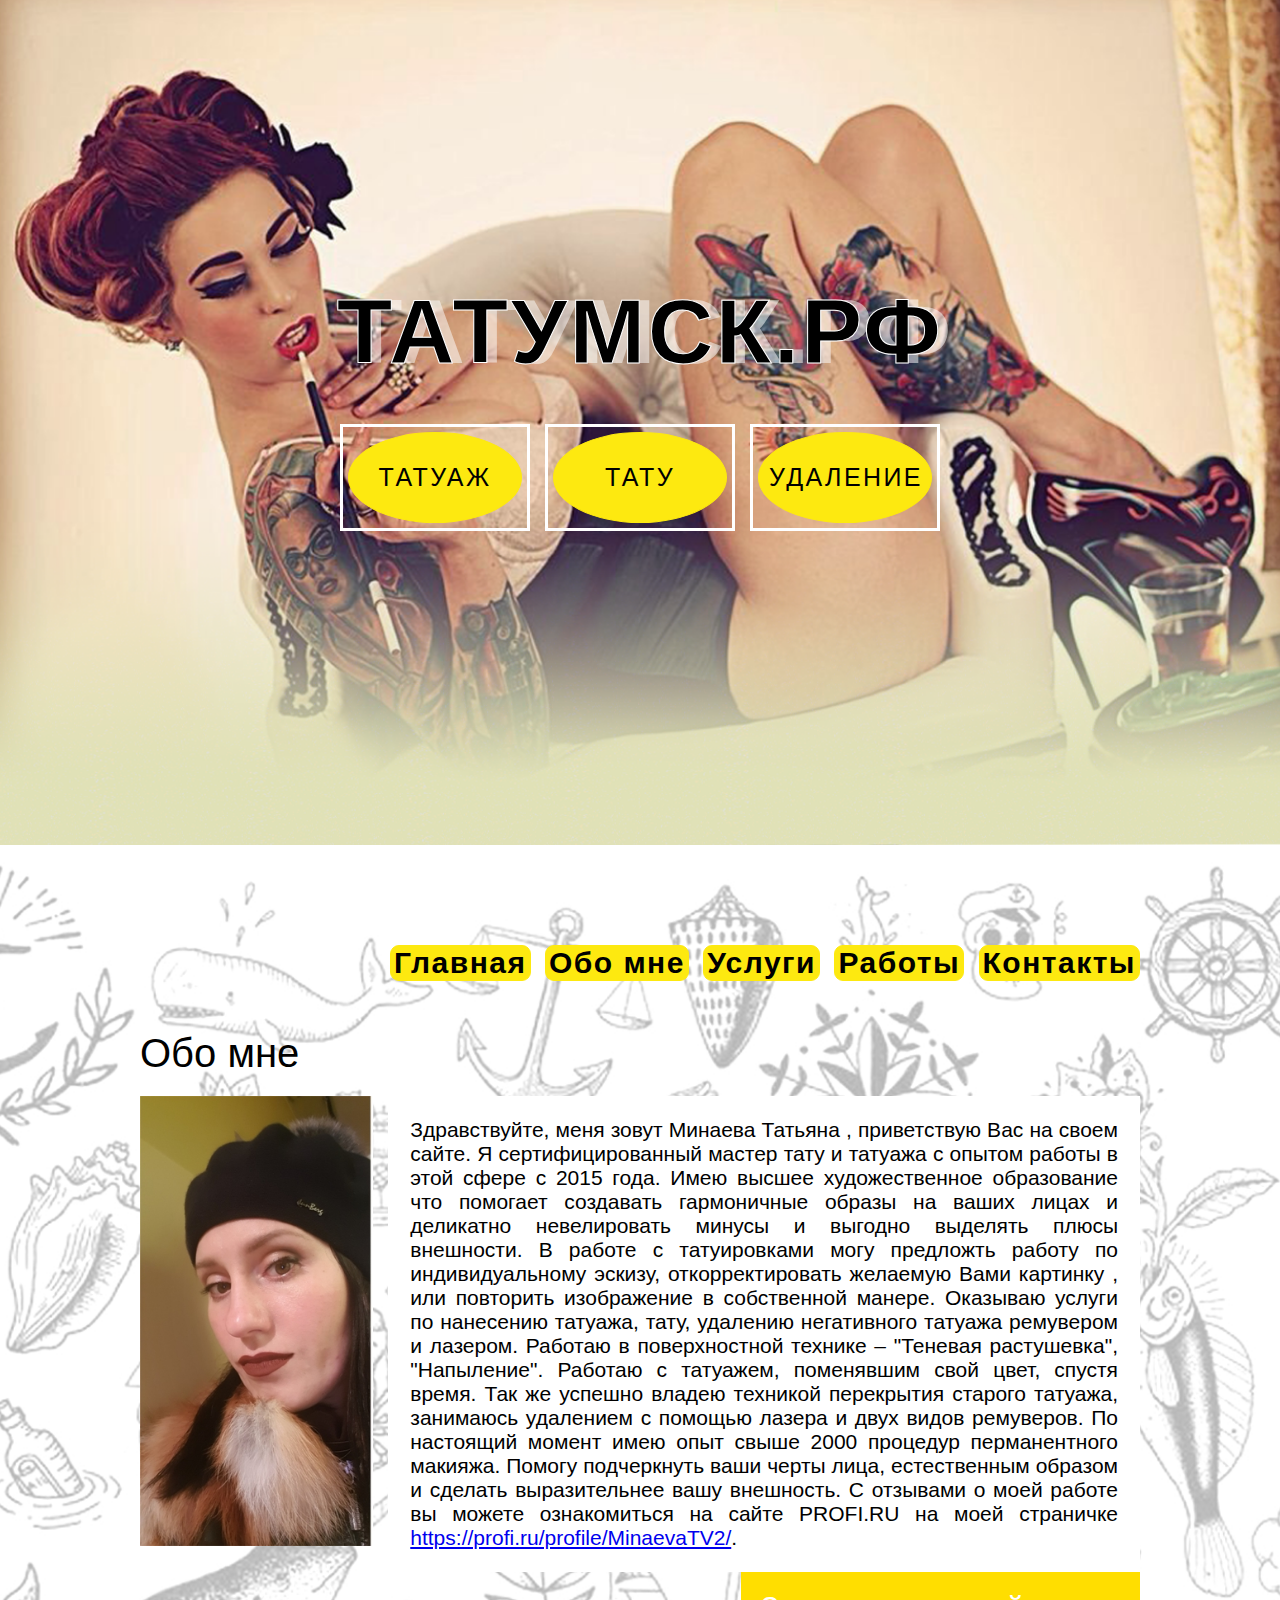
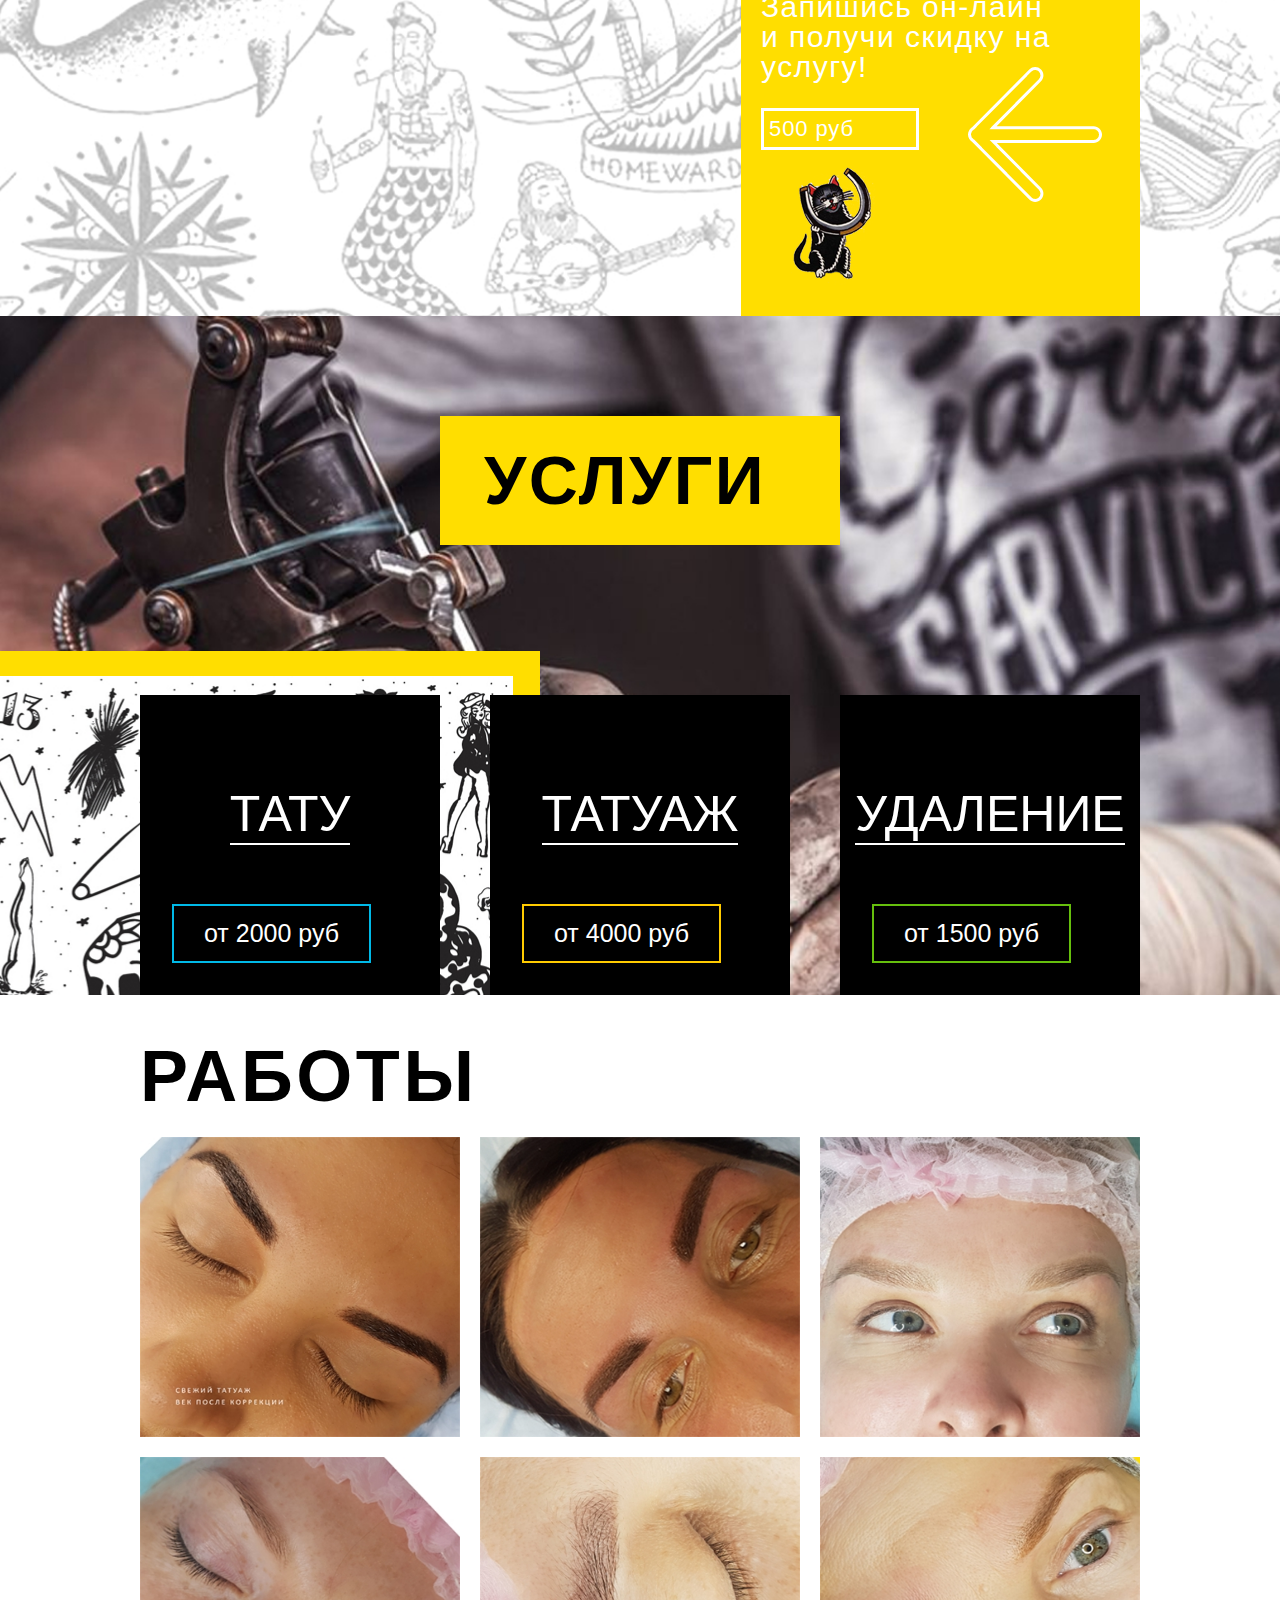
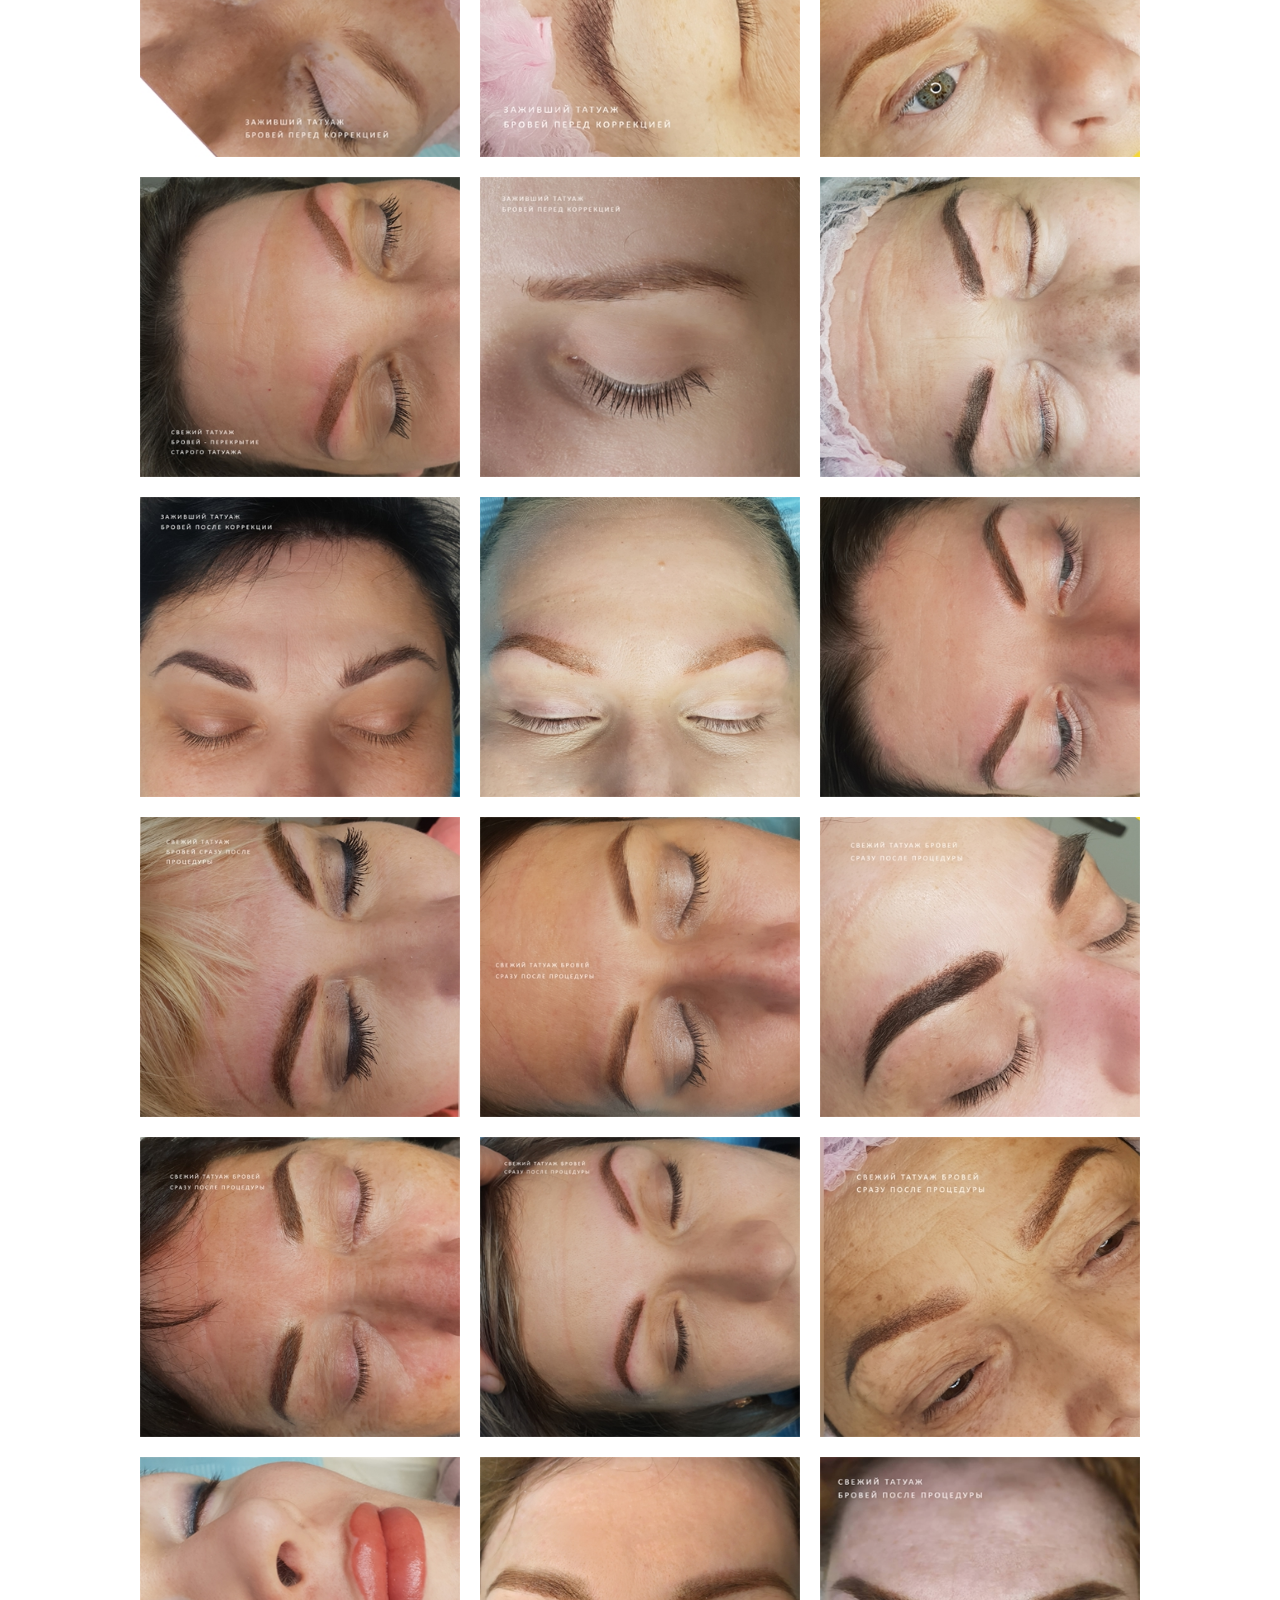
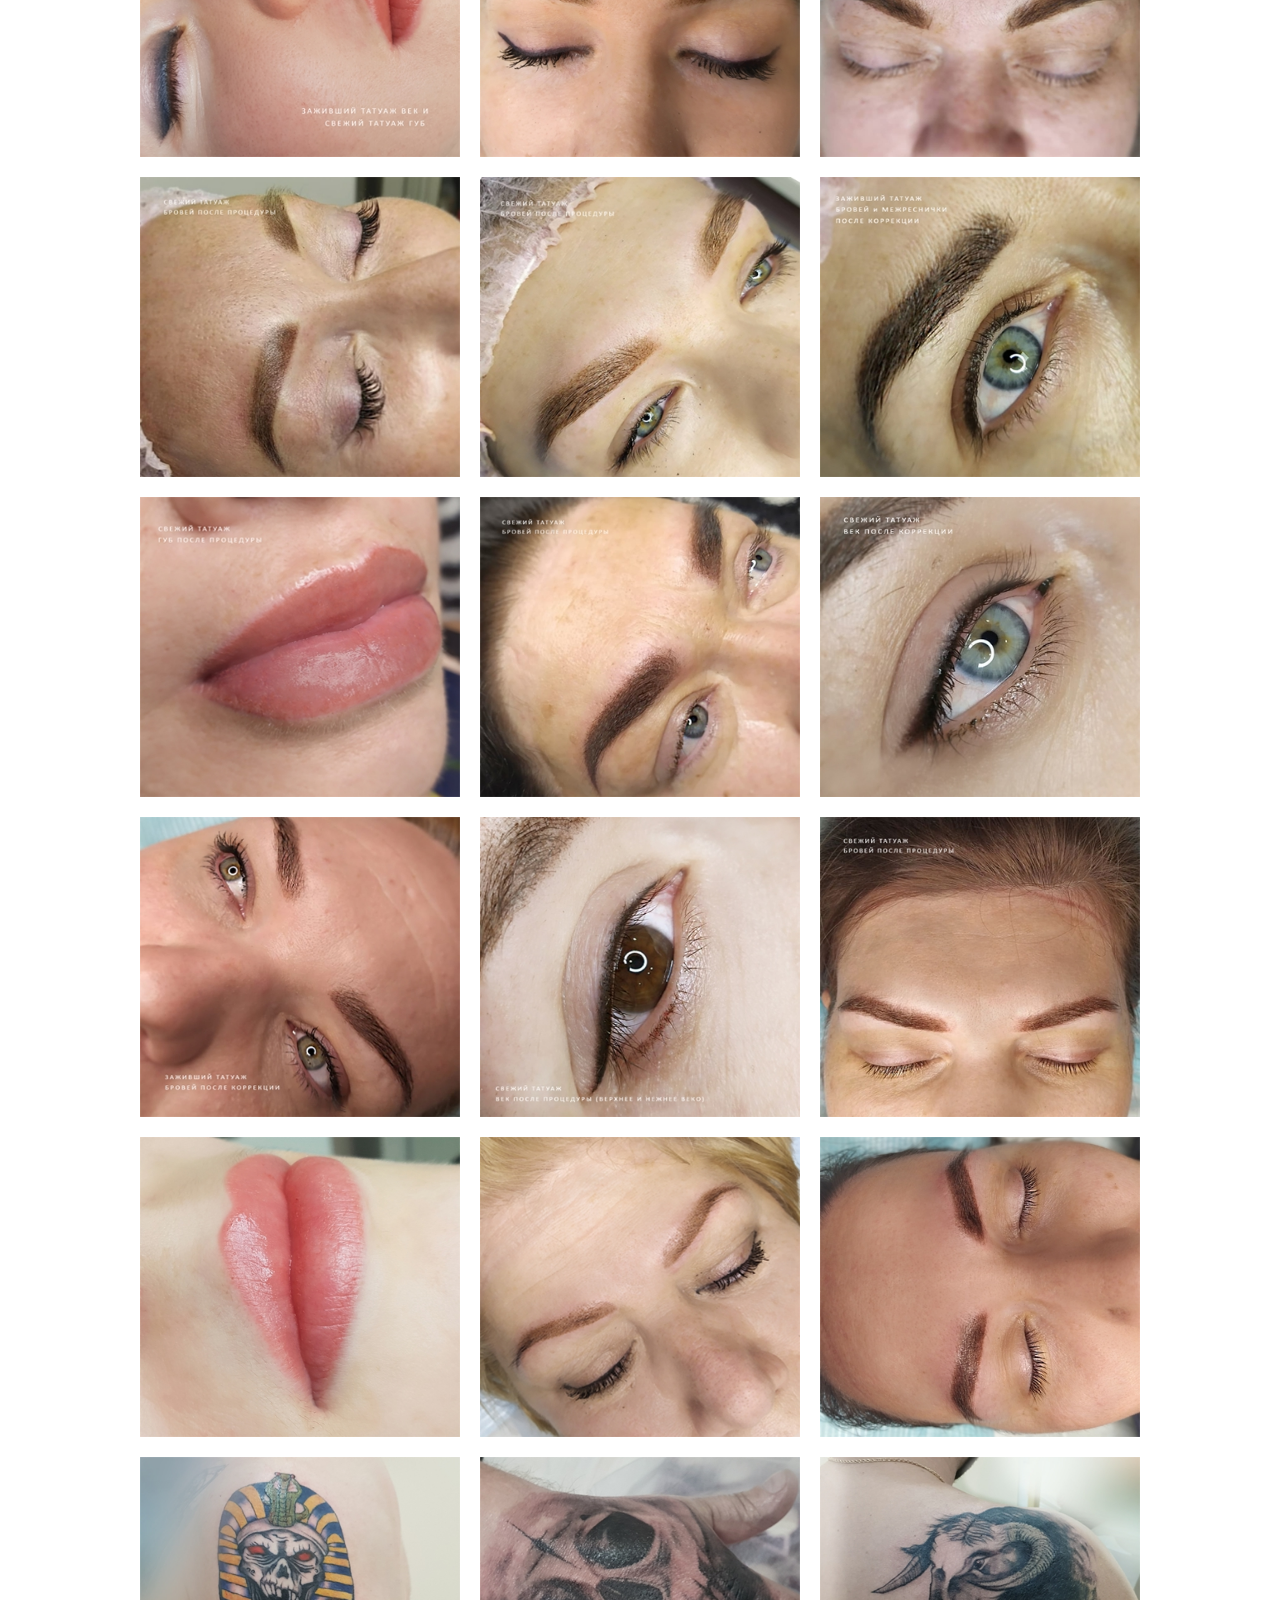
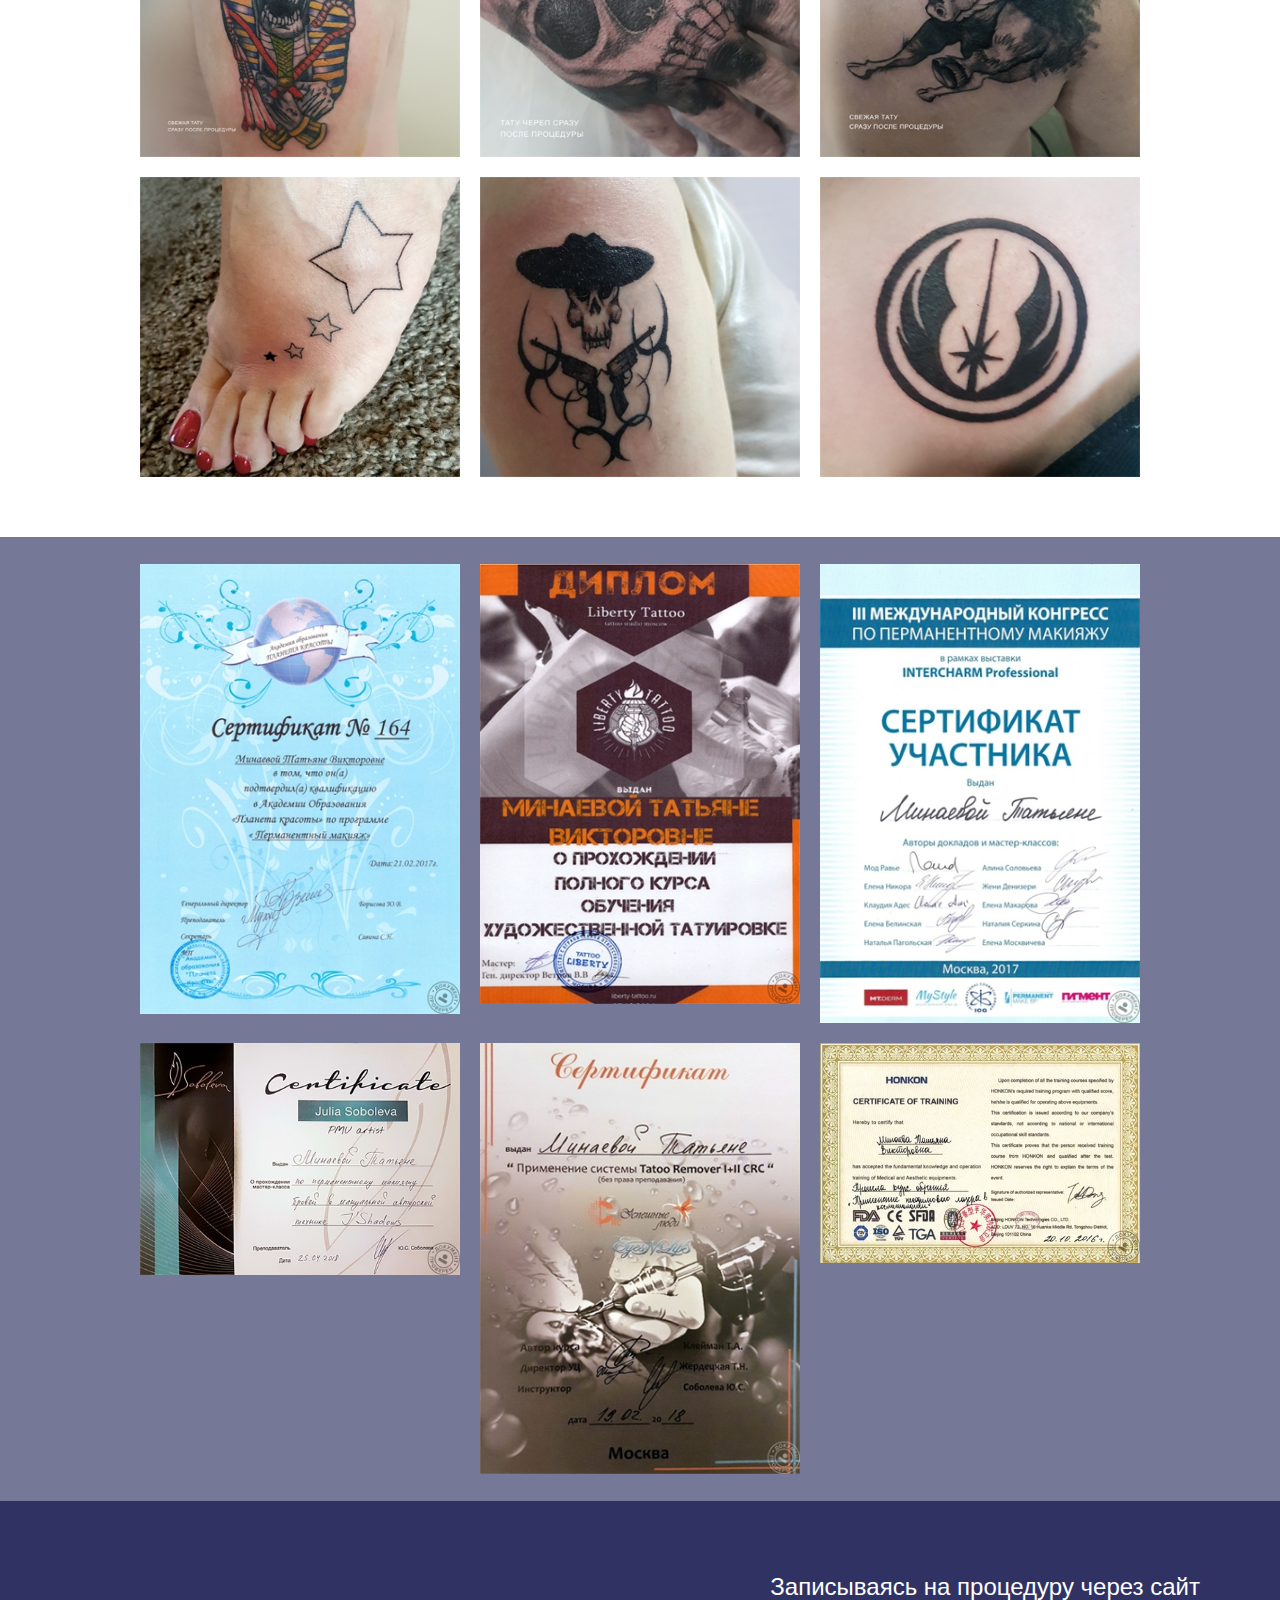
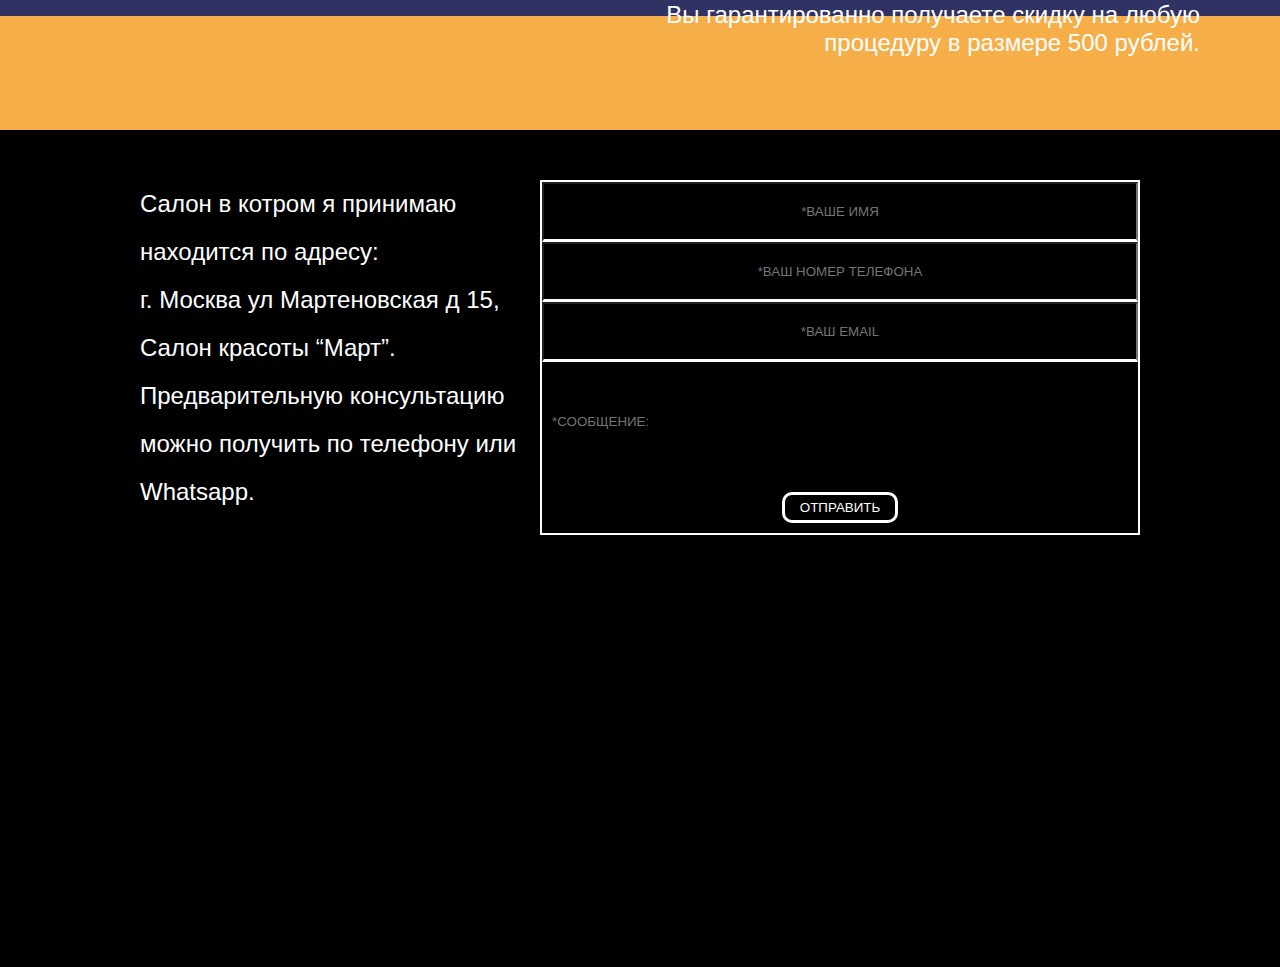
<file: index.html>
<!DOCTYPE html>
<html lang="ru">
<head>
	<meta charset="UTF-8">
	<title>ТатуМСК</title>
	<meta name=viewport content="width=device-width, initial-scale=1">
	<link rel="stylesheet" href="css/style.css">
	<!-- Yandex.Metrika counter -->
	<script type="text/javascript" >
	   (function(m,e,t,r,i,k,a){m[i]=m[i]||function(){(m[i].a=m[i].a||[]).push(arguments)};
	   m[i].l=1*new Date();k=e.createElement(t),a=e.getElementsByTagName(t)[0],k.async=1,k.src=r,a.parentNode.insertBefore(k,a)})
	   (window, document, "script", "https://mc.yandex.ru/metrika/tag.js", "ym");

	   ym(56135488, "init", {
	        clickmap:true,
	        trackLinks:true,
	        accurateTrackBounce:true,
	        webvisor:true
	   });
</script>
<noscript><div><img src="https://mc.yandex.ru/watch/56135488" style="position:absolute; left:-9999px;" alt="" /></div></noscript>
<!-- /Yandex.Metrika counter -->
</head>
<body>
	<div class="wrapper">
		<header class="header" id="main">
			<div class="header-wrapper">
				<span class="title">ТАТУМСК.РФ</span>
				<div class="menu">
					<div class="menu-item">
						<a href="#"class="menu-item-text">ТАТУАЖ</a>
					</div>
					<div class="menu-item">
						<a href="#" class="menu-item-text">ТАТУ</a>
					</div>
					<div class="menu-item">
						<a href="#"class="menu-item-text">УДАЛЕНИЕ</a>
					</div>
					
				</div>
			</div>
		</header>
		<section class="about" id="about">
			<div class="content-wrapper">
				<div class="container">
					<div class="nav-item">
						<a href="#main" class="nav-item-text">Главная</a>
						<a href="#about" class="nav-item-text">Обо мне</a>
						<a href="#services" class="nav-item-text">Услуги</a>
						<a href="#works" class="nav-item-text">Работы</a>
						<a href="#contacts" class="nav-item-text">Контакты</a>
					</div>
					<div class="about-header">
						Обо мне
					</div>
					<div class="about">				
						<img src="img/photo.jpg" height="450" alt="Фото">
						<div class="about-text">
							Здравствуйте, меня зовут Минаева Татьяна , приветствую Вас на своем сайте. Я сертифицированный мастер тату и татуажа с опытом работы в этой сфере с 2015 года.  Имею высшее художественное образование что помогает создавать гармоничные образы на ваших лицах и деликатно невелировать минусы и выгодно выделять плюсы внешности. В работе с татуировками могу предложть работу по индивидуальному эскизу, откорректировать желаемую Вами картинку , или повторить изображение в собственной манере.  Оказываю услуги по нанесению татуажа, тату, удалению негативного татуажа ремувером  и лазером. Работаю в поверхностной технике – "Теневая растушевка", "Напыление". Работаю с татуажем, поменявшим свой цвет, спустя время. Так же успешно владею техникой перекрытия старого татуажа, занимаюсь удалением с помощью лазера и двух видов ремуверов. По настоящий момент имею опыт свыше 2000 процедур перманентного макияжа. Помогу подчеркнуть ваши черты лица, естественным образом и сделать выразительнее вашу внешность.
							С отзывами о моей работе вы можете ознакомиться на сайте PROFI.RU на моей страничке <a href="https://profi.ru/profile/MinaevaTV2/">https://profi.ru/profile/MinaevaTV2/</a>.
						</div>
					</div>
					<div class="online-wrapper">
						<div class="online">
							<div class="online-pic-wrapper">
								<div class="online-content">
									<div class="online-text">
										Запишись он-лайн и получи скидку на услугу!
									</div>
									<div class="online-button">
										<a href="price.html">
											500 руб
										</a>
										<a href="#contacts">
											500 руб
										</a>
									</div>
								</div>
							</div>
						</div>
					</div>				
				</div>
			</div>
		</section>
		<section class="services" id="services">
			<div class="services-pic-wrapper">
				<div class="container">
					<div class="services-wrapper">
						<div class="services-text">
							<div>УСЛУГИ</div>
						</div>
						<div class="service-item-wrapper">
							<div class="service-item">
								<div class="service-item-top">
									<span>ТАТУ</span>
								</div>
								<div class="service-item-bottom blue">
									<a href="price.html">от 2000 руб</a>
								</div>
							</div>
							<div class="service-item">
								<div class="service-item-top">
									<span>ТАТУАЖ</span>
								</div>
								<div class="service-item-bottom yellow">
									<a href="price.html">от 4000 руб</a>
								</div>
							</div>
							<div class="service-item">
								<div class="service-item-top">
									<span>УДАЛЕНИЕ</span>
								</div>
								<div class="service-item-bottom green">
									<a href="price.html">от 1500 руб</a>
								</div>
							</div>
						</div>
					</div>
				</div>			
			</div>
		</section>
		<section class="works" id="works">
			<div class="container">
				<div class="works-wrapper">
					<div class="works-header">
						РАБОТЫ
					</div>	
					<div class="works-photo">
						<img src="photo/photo-1.jpg" alt="">
						<img src="photo/photo-2.jpg" alt="">
						<img src="photo/photo-3.jpg" alt="">
						<img src="photo/photo-4.jpg" alt="">
						<img src="photo/photo-5.jpg" alt="">
						<img src="photo/photo-6.jpg" alt="">
						<img src="photo/photo-7.jpg" alt="">
						<img src="photo/photo-8.jpg" alt="">
						<img src="photo/photo-9.jpg" alt="">
						<img src="photo/photo-10.jpg" alt="">
						<img src="photo/photo-11.jpg" alt="">
						<img src="photo/photo-12.jpg" alt="">
						<img src="photo/photo-13.jpg" alt="">
						<img src="photo/photo-14.jpg" alt="">
						<img src="photo/photo-15.jpg" alt="">
						<img src="photo/photo-16.jpg" alt="">
						<img src="photo/photo-17.jpg" alt="">
						<img src="photo/photo-18.jpg" alt="">
						<img src="photo/photo-19.jpg" alt="">
						<img src="photo/photo-20.jpg" alt="">
						<img src="photo/photo-21.jpg" alt="">
						<img src="photo/photo-22.jpg" alt="">
						<img src="photo/photo-23.jpg" alt="">
						<img src="photo/photo-24.jpg" alt="">
						<img src="photo/photo-25.jpg" alt="">
						<img src="photo/photo-26.jpg" alt="">
						<img src="photo/photo-27.jpg" alt="">
						<img src="photo/photo-28.jpg" alt="">
						<img src="photo/photo-29.jpg" alt="">
						<img src="photo/photo-30.jpg" alt="">
						<img src="photo/photo-31.jpg" alt="">
						<img src="photo/photo-32.jpg" alt="">
						<img src="photo/photo-33.jpg" alt="">
						<img src="photo/photo-34.jpg" alt="">
						<img src="photo/photo-35.jpg" alt="">
						<img src="photo/photo-36.jpg" alt="">
						<img src="photo/photo-37.jpg" alt="">
						<img src="photo/photo-38.jpg" alt="">
						<img src="photo/photo-39.jpg" alt="">
						
					</div>
				</div>
			</div>
		</section>
		<section class="sertificates">
			<div class="container">
				<div class="sertificates-wrapper">
					<img src="sertificate/sertificate-1.jpg" alt="">
					<img src="sertificate/sertificate-2.jpg" alt="">
					<img src="sertificate/sertificate-3.jpg" alt="">
					<img src="sertificate/sertificate-4.jpg" alt="">
					<img src="sertificate/sertificate-5.jpg" alt="">
					<img src="sertificate/sertificate-6.jpg" alt="">
				</div>
			</div>
		</section>
		<section class="info">
			<div class="info-wrapper">
				<div>
					Записываясь на процедуру через сайт<br>
					Вы гарантированно получаете скидку на любую<br>
 					процедуру в размере 500 рублей.
 				</div>
			</div>
		</section>
		<footer id="contacts">
			<div class="footer-wrapper">
				<div class="container">
					<div class="footer-content-wrapper">
						<div class="footer-left">
							Салон в котром я принимаю находится по адресу:<br>
							г. Москва ул Мартеновская д 15,<br>
							Салон красоты “Март”.<br>
							Предварительную 
							консультацию можно получить по телефону или
							Whatsapp.
						</div>
						<div class="socials">
							<a href="" class="instagram">
								<img src="img/instagram.png">
							</a>
							<a href="https://api.whatsapp.com/send?phone=79263485034&text=Обращение_с_сайта" class="whatsapp">
								<img src="img/whatsapp.png">
							</a>
						</div>
						<div class="footer-right">
							<div class="form">
								<form method="post" action="#">
					            	<input class="form-input-name" type="text" placeholder="*Ваше имя" name="name" required>
					            	<input class="form-input-tel" type="tel" placeholder="*Ваш номер телефона" name="tn" required>
					            	<input class="form-input-email" type="email" placeholder="*Ваш email" name="el" required>
					            	<input class="form-input-text" type="text" placeholder="*Сообщение:" name="tt" required>
					            	<input class="form-input-submit" type="submit" value="Отправить">
								</form>
				        	</div>
							<div class="location">
								<iframe src="https://www.google.com/maps/embed?pb=!1m18!1m12!1m3!1d2245.303979447855!2d37.80090541589211!3d55.7532214805534!2m3!1f0!2f0!3f0!3m2!1i1024!2i768!4f13.1!3m3!1m2!1s0x414acaecccc03a75%3A0xa9dabfb9e6a3c6c0!2z0JzQsNGA0YLQtdC90L7QstGB0LrQsNGPINGD0LsuLCDQnNC-0YHQutCy0LA!5e0!3m2!1sru!2sru!4v1575845464972!5m2!1sru!2sru" width="600" height="348" frameborder="0" style="border:0;" allowfullscreen=""></iframe>
							</div>
					</div>
					</div>
				</div>
			</div>
		</footer>
	</div>
</body>
</html>
</file>
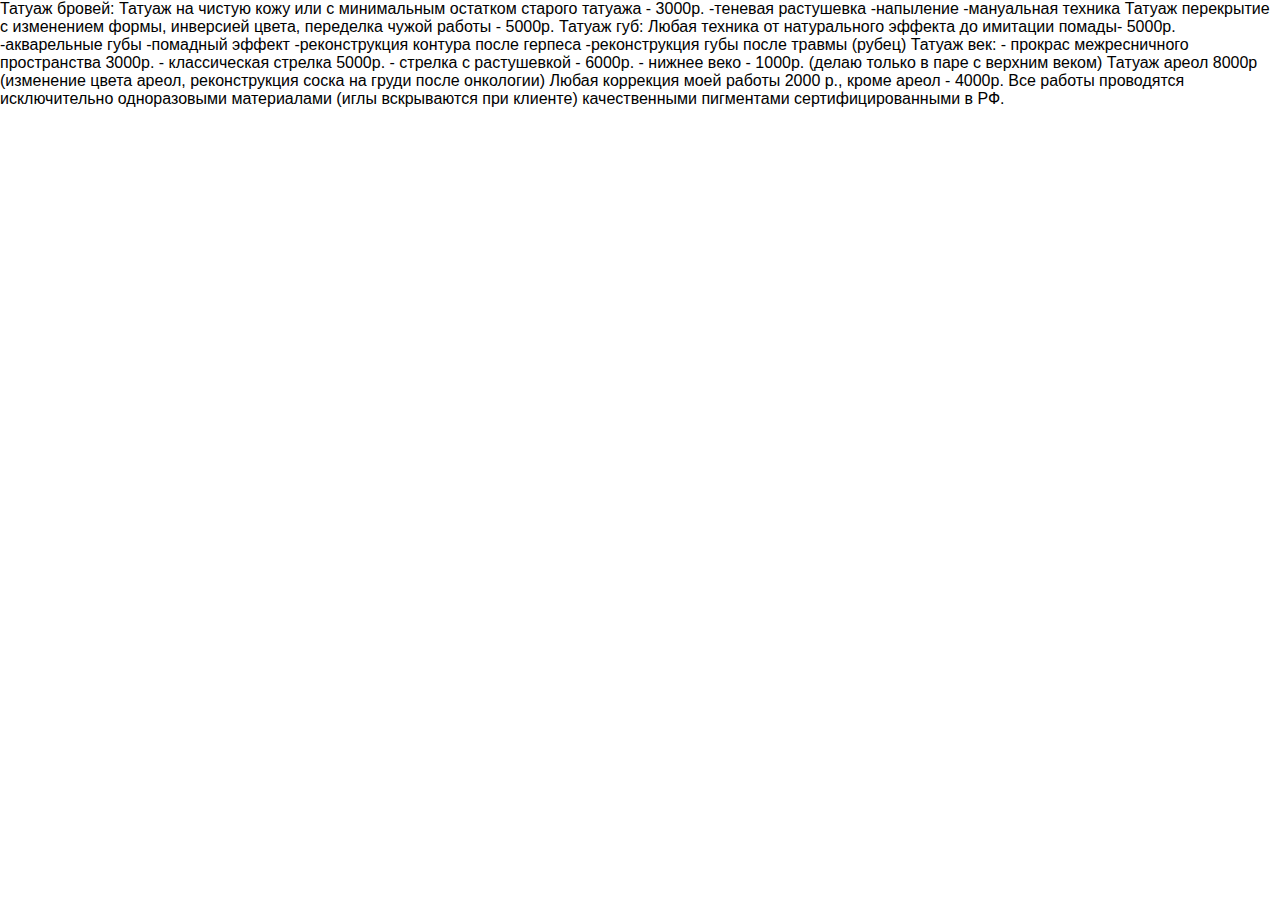
<file: prece.html>
<!DOCTYPE html>
<html lang="ru">
<head>
	<meta charset="UTF-8">
	<title>Сайт!</title>
	<meta name="viewport" content="width=998px">
	<link rel="stylesheet" href="css/style.css">
	<!-- Yandex.Metrika counter -->
	<script type="text/javascript" >
	   (function(m,e,t,r,i,k,a){m[i]=m[i]||function(){(m[i].a=m[i].a||[]).push(arguments)};
	   m[i].l=1*new Date();k=e.createElement(t),a=e.getElementsByTagName(t)[0],k.async=1,k.src=r,a.parentNode.insertBefore(k,a)})
	   (window, document, "script", "https://mc.yandex.ru/metrika/tag.js", "ym");

	   ym(56135488, "init", {
	        clickmap:true,
	        trackLinks:true,
	        accurateTrackBounce:true,
	        webvisor:true
	   });
</script>
<noscript><div><img src="https://mc.yandex.ru/watch/56135488" style="position:absolute; left:-9999px;" alt="" /></div></noscript>
<!-- /Yandex.Metrika counter -->
</head>
<body>
	<div class="wrapper">
			Татуаж бровей: 
		 Татуаж на чистую кожу или с минимальным остатком старого татуажа - 3000р.
		-теневая растушевка
		-напыление
		-мануальная техника
		  Татуаж перекрытие с изменением формы, 
		инверсией цвета, переделка чужой работы - 5000р.
		   Татуаж губ:
		Любая техника от натурального эффекта до имитации помады- 5000р.
		-акварельные губы
		-помадный эффект
		-реконструкция контура после герпеса
		-реконструкция губы после травмы (рубец)
		    Татуаж век:
		- прокрас межресничного пространства 3000р.
		- классическая стрелка 5000р.
		- стрелка с растушевкой - 6000р.
		- нижнее веко - 1000р. (делаю только в паре с верхним веком)
		   Татуаж ареол 8000р (изменение цвета ареол,
		 реконструкция
		 соска на груди после онкологии)
		   Любая коррекция моей работы 2000 р., кроме ареол - 4000р.
		    Все работы проводятся исключительно одноразовыми
		 материалами (иглы вскрываются при  клиенте) 
		качественными пигментами сертифицированными в РФ.
	</div>
</body>
</html>
</file>
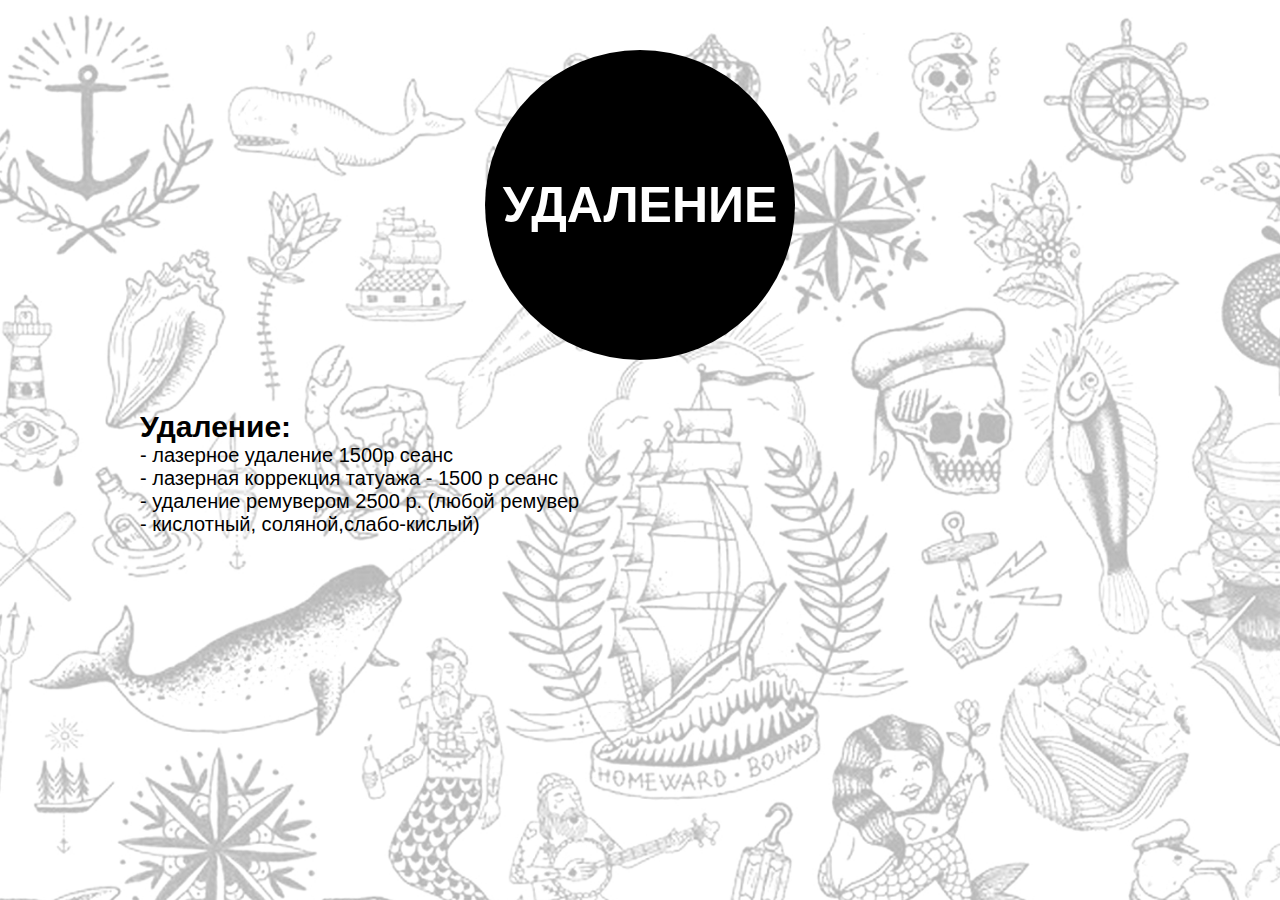
<file: removing.html>
<!DOCTYPE html>
<html lang="ru">
<head>
	<meta charset="UTF-8">
	<title>Сайт!</title>
	<meta name="viewport" content="width=998px">
	<link rel="stylesheet" href="css/tattoo.css">
	<!-- Yandex.Metrika counter -->
	<script type="text/javascript" >
	   (function(m,e,t,r,i,k,a){m[i]=m[i]||function(){(m[i].a=m[i].a||[]).push(arguments)};
	   m[i].l=1*new Date();k=e.createElement(t),a=e.getElementsByTagName(t)[0],k.async=1,k.src=r,a.parentNode.insertBefore(k,a)})
	   (window, document, "script", "https://mc.yandex.ru/metrika/tag.js", "ym");

	   ym(56135488, "init", {
	        clickmap:true,
	        trackLinks:true,
	        accurateTrackBounce:true,
	        webvisor:true
	   });
</script>
<noscript><div><img src="https://mc.yandex.ru/watch/56135488" style="position:absolute; left:-9999px;" alt="" /></div></noscript>
<!-- /Yandex.Metrika counter -->
</head>
<body>
	<div class="wrapper">
		<div class="container tatoo">
			<div class="price-header removing">
			 <h1>УДАЛЕНИЕ</h1>
			</div>
			<div class="price-texts">
				<div class="price-text">
					<h2>Удаление:</h2>				 
					- лазерное удаление 1500р сеанс<br>
					- лазерная коррекция татуажа - 1500 р сеанс<br>
					- удаление ремувером 2500 р. (любой ремувер - кислотный,
					 соляной,слабо-кислый)
				</div>
			</div>
		</div>
	</div>
</body>
</html>
</file>
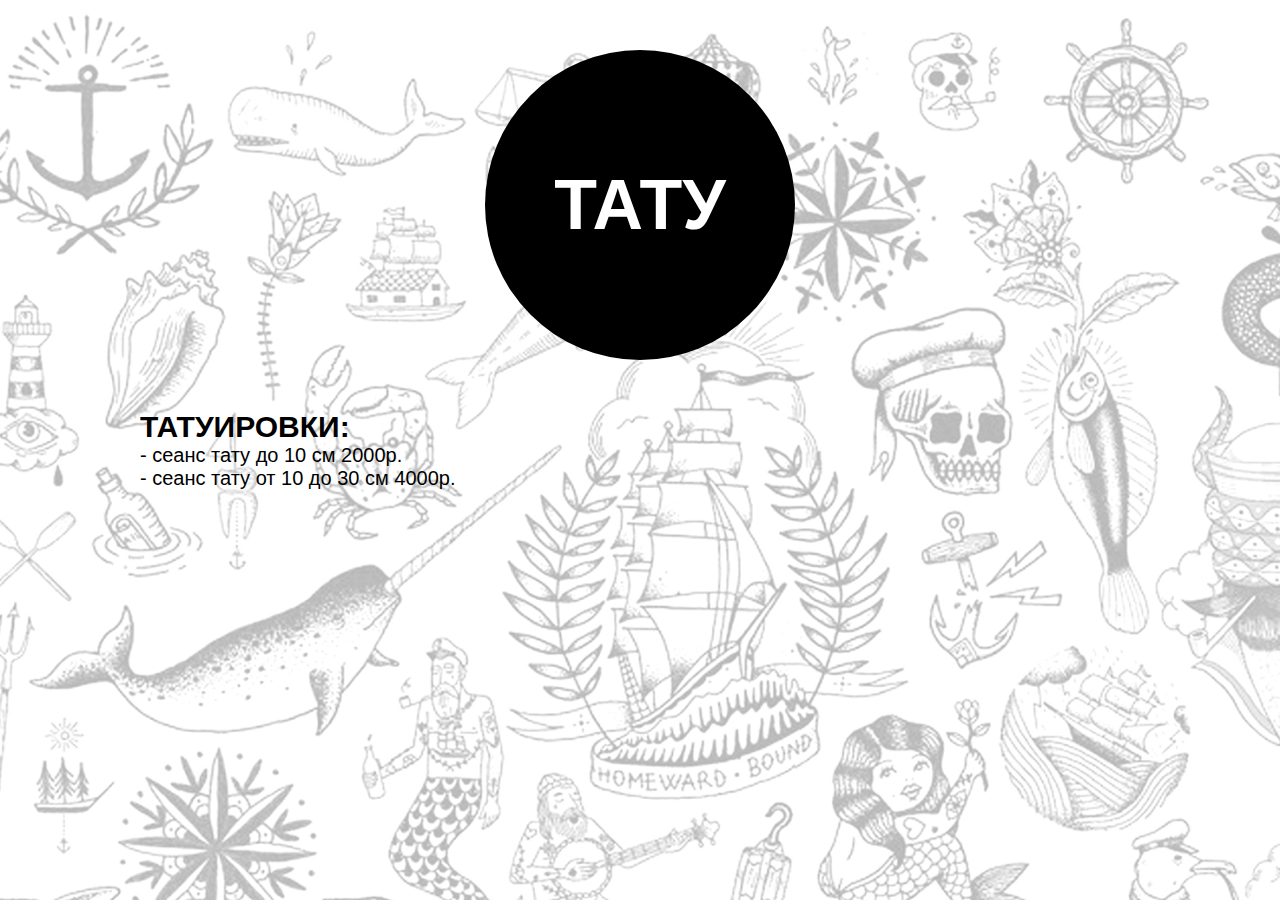
<file: tattoo.html>
<!DOCTYPE html>
<html lang="ru">
<head>
	<meta charset="UTF-8">
	<title>Сайт!</title>
	<meta name="viewport" content="width=998px">
	<link rel="stylesheet" href="css/tattoo.css">
	<!-- Yandex.Metrika counter -->
	<script type="text/javascript" >
	   (function(m,e,t,r,i,k,a){m[i]=m[i]||function(){(m[i].a=m[i].a||[]).push(arguments)};
	   m[i].l=1*new Date();k=e.createElement(t),a=e.getElementsByTagName(t)[0],k.async=1,k.src=r,a.parentNode.insertBefore(k,a)})
	   (window, document, "script", "https://mc.yandex.ru/metrika/tag.js", "ym");

	   ym(56135488, "init", {
	        clickmap:true,
	        trackLinks:true,
	        accurateTrackBounce:true,
	        webvisor:true
	   });
</script>
<noscript><div><img src="https://mc.yandex.ru/watch/56135488" style="position:absolute; left:-9999px;" alt="" /></div></noscript>
<!-- /Yandex.Metrika counter -->
</head>
<body>
	<div class="wrapper">
		<div class="container tatoo">
			<div class="price-header">
				<h1>ТАТУ</h1>
			</div>
			<div class="price-texts">
				<div class="price-text">
					<h2>ТАТУИРОВКИ:</h2>	 
					- сеанс тату до 10 см 2000р.<br>
					- сеанс тату от 10 до 30 см 4000р.
				</div>
			</div>
		</div>
	</div>
</body>
</html>
</file>
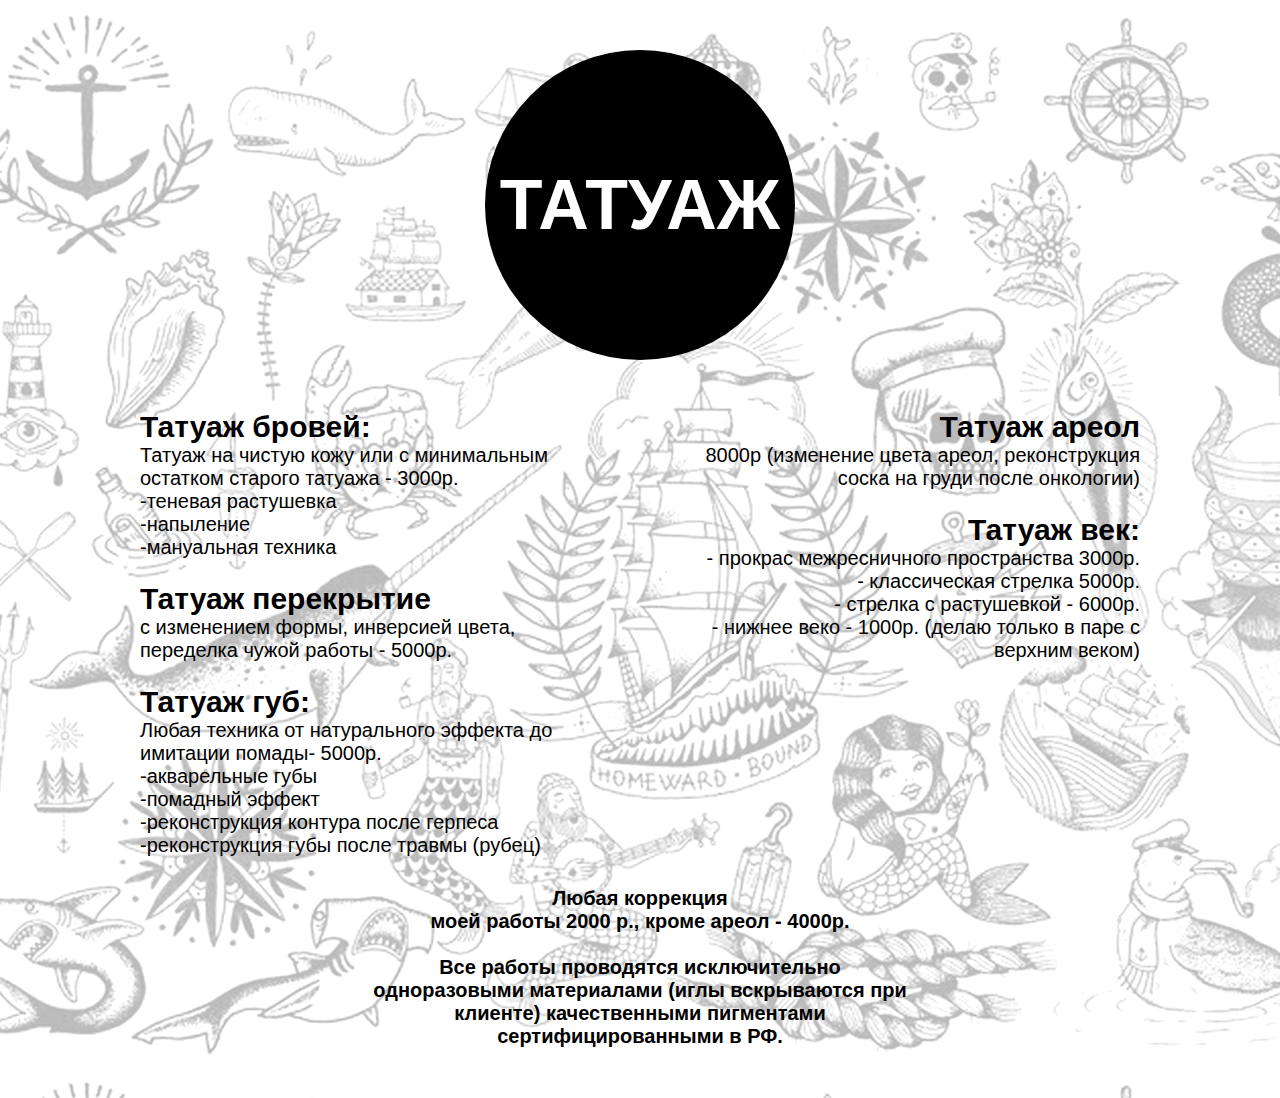
<file: tattooaj.html>
<!DOCTYPE html>
<html lang="ru">
<head>
	<meta charset="UTF-8">
	<title>Сайт!</title>
	<meta name="viewport" content="width=998px">
	<link rel="stylesheet" href="css/tattoo.css">
	<!-- Yandex.Metrika counter -->
	<script type="text/javascript" >
	   (function(m,e,t,r,i,k,a){m[i]=m[i]||function(){(m[i].a=m[i].a||[]).push(arguments)};
	   m[i].l=1*new Date();k=e.createElement(t),a=e.getElementsByTagName(t)[0],k.async=1,k.src=r,a.parentNode.insertBefore(k,a)})
	   (window, document, "script", "https://mc.yandex.ru/metrika/tag.js", "ym");

	   ym(56135488, "init", {
	        clickmap:true,
	        trackLinks:true,
	        accurateTrackBounce:true,
	        webvisor:true
	   });
</script>
<noscript><div><img src="https://mc.yandex.ru/watch/56135488" style="position:absolute; left:-9999px;" alt="" /></div></noscript>
<!-- /Yandex.Metrika counter -->
</head>
<body>
	<div class="wrapper">
		<div class="container">
			<div class="price-header">
			 <h1>ТАТУАЖ</h1>
			</div>
			<div class="price-texts">
				<div class="price-text">
					<h2>Татуаж бровей: </h2>
					Татуаж на чистую кожу или с минимальным остатком старого татуажа - 3000р.<br>
					-теневая растушевка<br>
					-напыление<br>
					-мануальная техника<br>
					<br>
					<h2>Татуаж перекрытие</h2> с изменением формы, 
					инверсией цвета, переделка чужой работы - 5000р.<br>
					<br>
					<h2>Татуаж губ:</h2>
					Любая техника от натурального эффекта до имитации помады- 5000р.<br>
					-акварельные губы<br>
					-помадный эффект<br>
					-реконструкция контура после герпеса<br>
					-реконструкция губы после травмы (рубец)
				</div>
				<div class="price-text">
					<h2>Татуаж ареол</h2>
					8000р (изменение цвета ареол,
					реконструкция
					соска на груди после онкологии)<br>
					<br>
					<h2>Татуаж век:</h2>
					- прокрас межресничного пространства 3000р.<br>
					- классическая стрелка 5000р.<br>
					- стрелка с растушевкой - 6000р.<br>
					- нижнее веко - 1000р. (делаю только в паре с верхним веком)
				</div>
				<div class="price-text">
					Любая коррекция<br>
					моей работы 2000 р., кроме ареол - 4000р.<br><br>
					Все работы проводятся исключительно одноразовыми
					материалами (иглы вскрываются при  клиенте) 
					качественными пигментами сертифицированными в РФ.
				</div>
			</div>
		</div>
	</div>
</body>
</html>
</file>
<file: css/style.css>
@import url('https://fonts.googleapis.com/css?family=Open+Sans&display=swap');

* {
	box-sizing: border-box;
	margin: 0px;
	padding: 0px;
}

body {
	font-family: "Arial";
}

.wrapper {
	width: 100%;
	overflow: hidden;
}
.header {
	width: 100%;
	margin: 0 auto;
}

.header-wrapper {
	position: relative;
	width: 100%;
	height: 845px;
	background:
		url(../img/header-background.png) no-repeat;
	background-position: center -9px;
	background-size: auto 1108px;
	padding-top: 280px;
	text-align: center;
}

.title {
	font-size: 91px;
	text-shadow: 10px 0 0 rgba(255, 255, 255, 0.51);
	letter-spacing: 2.4px;
	margin-left: auto;
	margin-right: auto;
	color: black;
	font-weight: 900;
	-webkit-text-stroke: 1px white;
   	/*-webkit-text-fill-color: white;*/

}

.menu {
	display: flex;
	width: 600px;
	margin-right: auto;
	margin-left: auto;
	justify-content: space-between;
	margin-top: 40px;

}

.menu-item {
	text-align: center;
	border: 3px solid white;
	padding: 5px;
}

.menu-item-text {
	display: block;
	width: 174px;
	border: 1px solid #fde910;
	border-radius: 50%/50%;
	text-decoration: none;
	padding: 30px 10px;
	background-color: #fde910;
	font-size: 25px;
	letter-spacing: 2.4px;
	color: black;
}

.content-wrapper {
	width: 100%;
	background: url(../img/background-tatoo.jpg) no-repeat;
	background-position: center 0;
	background-size: 1518px auto;
	margin: 0 auto;
}

.container {
	width: 1000px;
	margin-left: auto;
	margin-right: auto;
}
@media (max-width: 1030px) {
	.container {
		width: 100%;
		padding: 0 15px;
	}
}

.nav-item {
	display: flex;
	justify-content: space-between;
	width: 750px;
	margin-right: 0;
	margin-left: auto;
	padding-top: 100px;
	margin-bottom: 50px;
}

.nav-item-text {
	border: 1px solid #fde910;
	border-radius: 9px;
	text-decoration: none;
	padding: 0 3px;
	background-color: #fde910;
	font-size: 30px;
	color: black;
	letter-spacing: 1.5px;
	font-weight: bold;
}

.about-header {
	display: block;
	margin-bottom: 20px;
	font-size: 40px;
	color: black;
}

.about {
	display: flex;
}

.about-text {
	display: block;
	margin-left: 15px;
	padding: 22px 22px; 
	font-size: 21px;
	background-color: white;
	text-align: justify;
}

.about-me {
	display: -webkit-flex;
	display: -moz-flex;
	display: -ms-flex;
	display: -o-flex;
	display: flex;
	justify-content: space-between;
	flex-wrap: wrap;
}

.online-wrapper {
	display: flex;
	justify-content: flex-end;
}

.online {
	width: 399px;
	height: 344px;
	background: #ffde00;
}

.online-pic-wrapper {
	width: 100%;
	height: 100%;
	background: url(../img/online-pic-1.png) 50px 95px no-repeat;
}

.online-content {
	padding: 20px;
	display: flex;
	flex-direction: column;
}

.online-text {
	width: 299px;
	color: #ffffff;
	font-size: 30px;
	font-weight: 400;
	line-height: 30px;
	letter-spacing: 1.5px;
}

.online-button {
	width: 158px;
	padding-top: 26px;
}
.online-button a{
	display: block;
	width: 100%;
	padding: 5px;
	border: 3px solid white;
	text-decoration: none;
	color: white;
	font-size: 22px;
	font-weight: 400;
	letter-spacing: 0.9px;
}

.online-button a:last-child {
	display: none;
}

.services {
	margin: 0 auto;
}
.services-pic-wrapper {
	height: 100%;
	background: 
		url(../img/background-tatooes.jpg) calc(50% - 445px) 360px no-repeat,
		url(../img/background-tatooes2.jpg) calc(50% - 430px) 335px no-repeat,
		url(../img/background-tatoomaster.jpg) center 0px no-repeat;
	/*background-position: 0 100%, 0 100%, center 0;*/
	background-size: auto auto, auto auto, 1518px auto;
}

.services-wrapper {
	width: 100%;
	height: 100%;
}
.services-text {
	width: 400px;
	margin: 0 auto;
	padding-top: 100px;
}
.services-text div{
	background: #ffde00;
	padding: 32px 44px;
	color: #000000;
/*	font-family: "Myriad Pro";*/
	font-size: 68px;
	font-weight: 700;
	line-height: 64.85px;
	letter-spacing: 2.5px;
}

.service-item-wrapper {
	display: flex;
	flex-direction: row;
	justify-content: space-between;
	padding-top: 150px;
}

.service-item {
	width: 300px;
	height: 300px;
	background: black;
}

.service-item-top {
	height: 50%;
	padding-top: auto;
	display: flex;
	justify-content: center;
	align-items: flex-end;

}

.service-item-top span{
	font-size: 50px;
	color: white;
	border-bottom: 2px solid white;
}

.service-item-bottom {
	height: 50%;
}

.service-item-bottom {
	padding: 32px;
	display: flex;
	justify-content: flex-start;
	align-items: flex-end;

}

.service-item-bottom a{
	display: block;
	text-decoration: none;
	font-size: 25px;
	color: white;
	padding: 13px 30px;
}

.blue a{
		border: 2px solid #00b9e7;
}

.yellow a{
		border: 2px solid #ffcb00;
}

.green a{
		border: 2px solid #66bf0d;
}

.works {
	padding-bottom:40px;
	margin: 0 auto;
}

.works-wrapper {
	width: 100%;
	height: 100%;
}

.works-header {
	font-size: 72px;
	font-weight: 700;
	letter-spacing: 3.6px;
	padding-top: 40px;
	padding-bottom: 20px;
}

.works-photo {
	display: flex;
	flex-direction: row;
	justify-content: space-between;
	flex-wrap: wrap;
}

.works-photo img{
	width: 320px;
	height: 320px;
	padding-bottom: 20px;
}

.sertificates {
	padding-top: 27px;
	padding-bottom: 7px;
	background: #767897;
	margin: 0 auto;
}

.sertificates-wrapper {
	display: flex;
	flex-direction: row;
	justify-content: space-between;
	flex-wrap: wrap;
	align-items: flex-start;
}

.sertificates-wrapper img{
	width: 320px;
	height: auto;
	padding-bottom: 20px;
}

.info-wrapper {
	position: relative;
	height: 229px;
	margin: 0 auto;
	/*background: url(../info/info-pic-1.jpg) -10px 0px no-repeat;*/
	background: linear-gradient(to top, #f6ae48 0%, #f6ae48 50%, #303263 50%);
}

.info-wrapper {
	color: white;
	font-size: 24px;
	display: flex;
	justify-content: flex-end;
	align-items: center;
	padding-right: 80px;
	text-align: right;
}

footer {
	
}
.socials {
	display: none;
}
.footer-wrapper {
	padding: 50px 0;
	background: black;
	margin: 0 auto;
}

.footer-content-wrapper {
	display: flex;
	justify-content: space-between;
}

.footer-left {
	padding-right: 20px;
	color: white;
	font-size: 24px;
	line-height: 48px;
}

form{
	width: 600px;
	text-transform: uppercase;
	border: 2px solid white;
}

.form-input-name {
	width: 100%;
	height: 60px;
	background: none;
	border-bottom: 3px solid white;
	text-align: center;
	text-transform: uppercase;
	color: white;
}

.form-input-tel {
	width: 100%;
	height: 60px;
	background: none;
	border-bottom: 3px solid white;
	text-align: center;
	text-transform: uppercase;
	color: white;
}

.form-input-email {
	width: 100%;
	height: 60px;
	background: none;
	border-bottom: 3px solid white;
	text-align: center;
	text-transform: uppercase;
	color: white;
}

.form-input-text{
	width: 100%;
	height: 120px;
	background: none;;
	text-align: left;
	text-transform: uppercase;
	color: white;
	padding: 10px;
	border: none;
}

.form-input-submit{
	display: block;
	background: none;
	border: 3px solid white;
	text-transform: uppercase;
	color: white;
	text-align: center;
	padding: 5px 15px;
	margin: 10px auto;
	border-radius: 10px;
}

.location {
	margin-top: 30px;
}

@media (max-width: 1024px) {
	.header-wrapper {
		width: 100%;
		height: 400px;
		display: -webkit-flex;
		display: -moz-flex;
		display: -ms-flex;
		display: -o-flex;
		display: flex;
		justify-content: center;
		-ms-align-items: center;
		align-items: center;
		
		background:
			url(../img/background-tatoomaster.jpg) center 0 no-repeat;
		background-size: 100% auto;
		padding-top: 0;
	}
	.title {
		font-size: 34px;
		text-shadow: none;
		letter-spacing: 0;
		margin-left: auto;
		margin-right: auto;
		color: white;
		font-weight: 900;
		-webkit-text-stroke: 0px black;
	}
	.menu {
		display: none;
	}
	.nav-item {
		display: none;
	}
	.about {
		margin-top: 0;
		flex-wrap: wrap;
		justify-content: center;
	}
	.content-wrapper {
		background: url(../img/background-tatoo.jpg) repeat-y;
		background-size: 100%; 
	}
	.about-header {
		padding-top: 41px;
		font-size: 35px;
		text-align: center;
		margin-bottom: 20px;
	}
	.about-text {
		margin-left: 0;
		margin: 30px 0;
	}
	.online {
		width: 320px;
		height: 328px;
		border-radius: 100%;
		display: -webkit-flex;
		display: -moz-flex;
		display: -ms-flex;
		display: -o-flex;
		display: flex;
		justify-content: center;
		-ms-align-items: center;
		align-items: center;
	}
	.online-wrapper {
		justify-content: center;
	}
	.online-pic-wrapper {
		background: none;
		text-align: center;
		display: -webkit-flex;
		display: -moz-flex;
		display: -ms-flex;
		display: -o-flex;
		display: flex;
		justify-content: center;
		-ms-align-items: center;
		align-items: center;
		margin-top: 60px;
	}
	.online-button a:first-child {
		display: none;
	}
	.online-button a:last-child {
		display: block;
	}
	.online-content {
		justify-content: center;
		-ms-align-items: center;
		align-items: center;
		width: 320px;
	}
	.works-photo {
		padding-top: 30px;
	}
	.services-pic-wrapper {
		background: url(../img/background-tatoo.jpg) 0 -75px repeat-y;
		background-size: 100%; 
	}
	.services-text {
		display: none;
	}
	.service-item-wrapper {
		flex-wrap: wrap;
		justify-content: space-around;
		padding-top: 0;
	}
	.service-item {
		width: 290px;
		height: 290px;
		border-radius: 100%;
		display: -webkit-flex;
		display: -moz-flex;
		display: -ms-flex;
		display: -o-flex;
		display: flex;
		justify-content: center;
		-ms-align-items: center;
		align-items: center;
		-webkit-flex-direction: column;
		-moz-flex-direction: column;
		-ms-flex-direction: column;
		-o-flex-direction: column;
		flex-direction: column;
		margin-top: 30px;
	}
	.service-item-top {
		height: auto;
	}
	.service-item-bottom {
		height: auto;
		justify-content: center;
		padding: 0;
		padding-top: 32px;

	}
	.works {
		background: url(../img/background-tatoo.jpg) repeat-y;
		background-size: 100%; 
	}
	.works-header {
		display: none;
	}
	.works-photo {
		justify-content: center;
	}
	.works-photo img {
		width: 145px;
		height: 145px;
		padding: 5px;
	}

	.sertificates {
		display: none;
	}
	.info {
		display: none;
	}
	.footer-content-wrapper {
		-webkit-flex-direction: column;
		-moz-flex-direction: column;
		-ms-flex-direction: column;
		-o-flex-direction: column;
		flex-direction: column;
		justify-content: center;
		-ms-align-items: center;
		align-items: center;
	}
	.footer-left {
		padding-left: 20px;
	}
	form {
		width: 100%;
	}
	.location iframe {
		width: 100%;	
	}
	.footer-left {
		text-align: center;
	}
	.socials {
		margin-top: 45px;
		display: -webkit-flex;
		display: -moz-flex;
		display: -ms-flex;
		display: -o-flex;
		display: flex;
		justify-content: center;
	}
	.socials img {
		margin: 10px;
	}
}
@media (max-width: 700px) {
	.header-wrapper {
		background:
			url(../img/background-tatoomaster.jpg) center 0 no-repeat;
		background-size: auto 400px;
	}
}
@media (max-width: 450px) {
	.works-photo img:last-child {
		display: none;
	}
}
</file>
<file: css/tattoo.css>
* {
	box-sizing: border-box;
	margin: 0px;
	padding: 0px;
}
body {
	font-family: "Arial";
}
.wrapper {
	background: url(../img/background-tatoo.jpg) repeat-y;
	background-position: center 0;
	background-size: 100% auto;
	overflow: hidden;
	padding-bottom: 50px;
}
.container {
	width: 1000px;
	margin: 0 auto;
}
.tatoo {
	height: calc(100vh - 100px);
}
.price-header {
	width: 310px;
	height: 310px;
	display: -webkit-flex;
	display: -moz-flex;
	display: -ms-flex;
	display: -o-flex;
	display: flex;
	justify-content: center;
	-ms-align-items: center;
	align-items: center;
	text-align: center;
	font-size: 64px;
	color: white;
	background: black;
	border-radius: 50%;
	margin: 50px auto;
}
h1 {
	font-size: 70px;
}
.removing h1 {
	font-size: 50px;
}
.price-texts {
	display: -webkit-flex;
	display: -moz-flex;
	display: -ms-flex;
	display: -o-flex;
	display: flex;
	font-size: 20px;
	flex-wrap: wrap;
	justify-content: space-between;
}
.price-text {
	width: 45%;
}
.price-texts .price-text:nth-child(2) {
	text-align: right;
}
.price-texts .price-text:nth-child(3) {
	width: 55%;
	text-align: center;
	font-weight: 600;
	margin: 30px auto 0;
}
@media (max-width: 1040px) {
	.container {
		width: 100%;
		/*padding: 0 20px;*/
	}
	.price-texts {
		padding: 0 20px;
	}
}

@media (max-width: 550px) {
	.price-texts {
		display: block;
	}
	.price-text {
		width: 100%;
	}
	.price-texts .price-text:nth-child(2) {
	text-align: left;
	margin-top: 25px;
	}
}
@media (max-width: 460px) {
	.price-texts .price-text:nth-child(3) {
		width: 80%;
		text-align: center;
		font-weight: 600;
		margin: 30px auto 0;
	}
}
</file>
